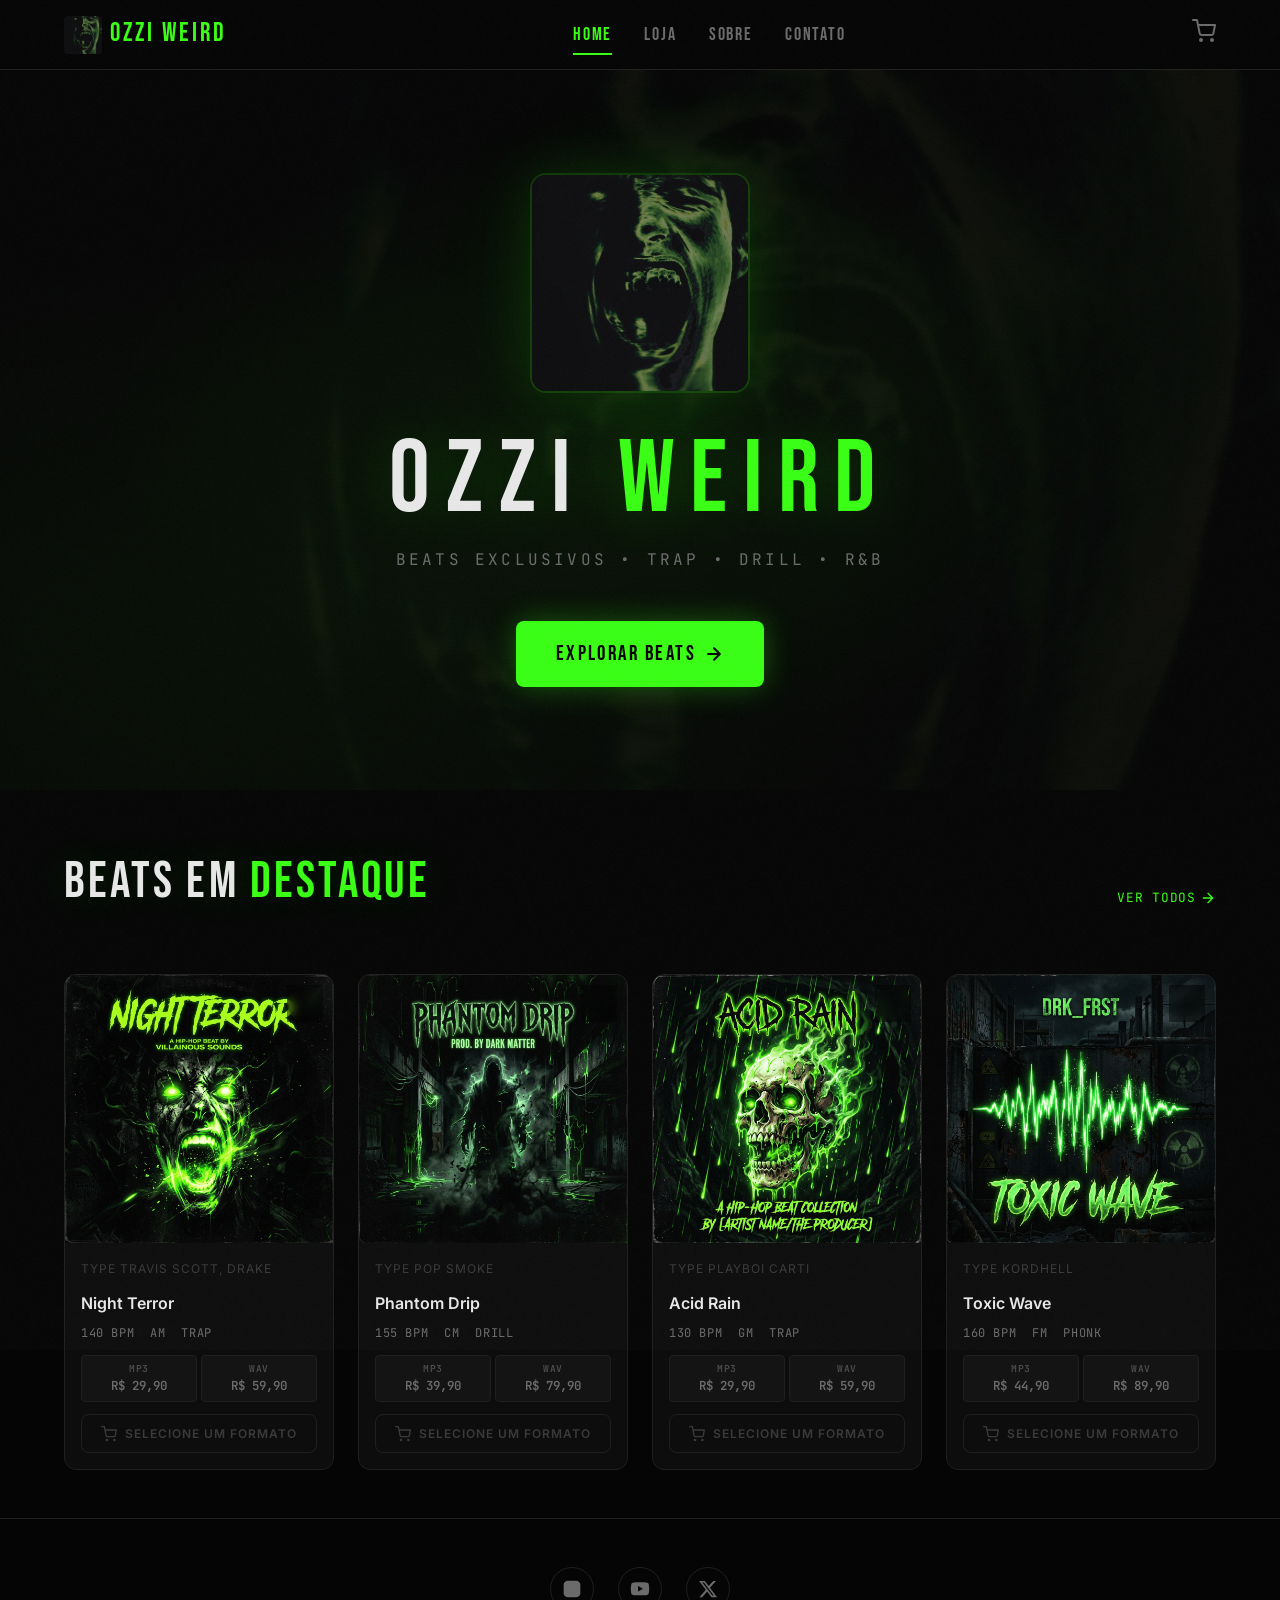
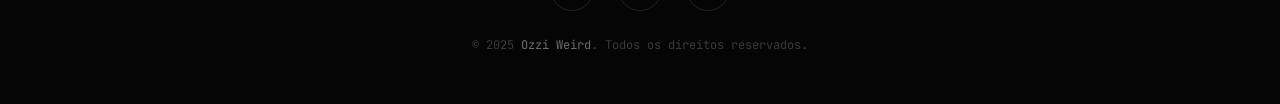
<file: index.html>
<!DOCTYPE html>
<html lang="pt-BR">
<head>
  <meta charset="UTF-8">
  <meta name="viewport" content="width=device-width, initial-scale=1.0">
  <meta name="description" content="Ozzi Weird — Beats exclusivos de Trap, Drill, Phonk e Dark Trap. Compre beats em MP3, WAV ou Projeto FL Studio.">
  <title>Ozzi Weird Beats — Home</title>

  <!-- Open Graph / Redes Sociais -->
  <meta property="og:title" content="Ozzi Weird Beats | Loja Oficial">
  <meta property="og:description" content="Produtor Musical focado em Trap, Drill e Dark Trap. Garanta seus beats com qualidade de estúdio e licenças instantâneas.">
  <meta property="og:image" content="https://seusite.com.br/assets/logo.png">
  <meta property="og:type" content="website">
  
  <meta name="twitter:card" content="summary_large_image">
  <meta name="twitter:title" content="Ozzi Weird Beats | Loja Oficial">
  <meta name="twitter:description" content="Produtor Musical focado em Trap, Drill e Dark Trap. Garanta seus beats com qualidade de estúdio e licenças instantâneas.">
  <meta name="twitter:image" content="https://seusite.com.br/assets/logo.png">

  <!-- Stylesheets -->
  <link rel="stylesheet" href="css/global.css">
  <link rel="stylesheet" href="css/components.css">
  <link rel="stylesheet" href="css/home.css">

  <!-- Favicon (placeholder) -->
  <link rel="icon" type="image/png" href="assets/logo.png">
</head>
<body>

  <!-- ========== HEADER ========== -->
  <header class="header" id="main-header">
    <div class="container header-inner">
      <a href="index.html" class="header-logo">
        <img src="assets/logo.png" alt="Ozzi Weird" class="header-logo-img">
        <span class="header-logo-text">Ozzi Weird</span>
      </a>
      <button class="menu-toggle" id="menu-toggle" aria-label="Menu"><svg viewBox="0 0 24 24" fill="none" stroke="currentColor" stroke-width="2"><path d="M4 6h16M4 12h16M4 18h16" stroke-linecap="round"/></svg></button>
      <nav class="header-nav">
        <a href="index.html" class="nav-link active">Home</a>
        <a href="loja.html" class="nav-link">Loja</a>
        <a href="sobre.html" class="nav-link">Sobre</a>
        <a href="contato.html" class="nav-link">Contato</a>
      </nav>
      <a href="carrinho.html" class="header-cart" id="cart-icon" aria-label="Carrinho">
        <svg viewBox="0 0 24 24">
          <circle cx="9" cy="21" r="1"/>
          <circle cx="20" cy="21" r="1"/>
          <path d="M1 1h4l2.68 13.39a2 2 0 002 1.61h9.72a2 2 0 002-1.61L23 6H6"
                stroke-linecap="round" stroke-linejoin="round"/>
        </svg>
        <span class="cart-badge" id="cart-badge">0</span>
      </a>
    </div>
  </header>

  <!-- ========== HERO ========== -->
  <section class="hero" id="hero">
    <!-- Background: logo grande com opacidade baixa -->
    <div class="hero-bg-image"></div>

    <div class="hero-content">
      <img src="assets/logo.png" alt="Ozzi Weird Logo" class="hero-logo">
      <h1 class="hero-title">Ozzi <span class="text-accent">Weird</span></h1>
      <p class="hero-subtitle">Beats exclusivos • Trap • Drill • R&B</p>
      <a href="loja.html" class="hero-cta">
        Explorar Beats
        <svg viewBox="0 0 24 24"><path d="M5 12h14M12 5l7 7-7 7" stroke="#000" stroke-width="2.5" fill="none" stroke-linecap="round" stroke-linejoin="round"/></svg>
      </a>
    </div>
  </section>

  <!-- ========== BEATS EM DESTAQUE ========== -->
  <section class="featured-section section" id="featured">
    <div class="container">
      <div class="featured-header">
        <h2 class="section-title">Beats em <span>Destaque</span></h2>
        <a href="loja.html" class="featured-link text-accent">
          Ver todos
          <svg viewBox="0 0 24 24"><path d="M5 12h14M12 5l7 7-7 7" stroke-linecap="round" stroke-linejoin="round"/></svg>
        </a>
      </div>
      <div class="beats-grid" id="featured-grid">
        <!-- Beats carregados via JS -->
      </div>
    </div>
  </section>

  <!-- ========== FOOTER ========== -->
  <footer class="footer" id="footer">
    <div class="container">
      <div class="footer-socials">
        <a href="#" class="footer-social-link" aria-label="Instagram" target="_blank" rel="noopener">
          <svg viewBox="0 0 24 24"><rect x="2" y="2" width="20" height="20" rx="5" ry="5"/><path d="M16 11.37A4 4 0 1112.63 8 4 4 0 0116 11.37z"/><line x1="17.5" y1="6.5" x2="17.51" y2="6.5"/></svg>
        </a>
        <a href="#" class="footer-social-link" aria-label="YouTube" target="_blank" rel="noopener">
          <svg viewBox="0 0 24 24"><path d="M22.54 6.42a2.78 2.78 0 00-1.94-2C18.88 4 12 4 12 4s-6.88 0-8.6.46a2.78 2.78 0 00-1.94 2A29 29 0 001 11.75a29 29 0 00.46 5.33A2.78 2.78 0 003.4 19.1c1.72.46 8.6.46 8.6.46s6.88 0 8.6-.46a2.78 2.78 0 001.94-2 29 29 0 00.46-5.25 29 29 0 00-.46-5.33z"/><polygon points="9.75,15.02 15.5,11.75 9.75,8.48" fill="#000"/></svg>
        </a>
        <a href="#" class="footer-social-link" aria-label="X / Twitter" target="_blank" rel="noopener">
          <svg viewBox="0 0 24 24"><path d="M18.244 2.25h3.308l-7.227 8.26 8.502 11.24H16.17l-5.214-6.817L4.99 21.75H1.68l7.73-8.835L1.254 2.25H8.08l4.713 6.231zm-1.161 17.52h1.833L7.084 4.126H5.117z"/></svg>
        </a>
      </div>
      <p class="footer-copy">
        &copy; 2025 <a href="index.html">Ozzi Weird</a>. Todos os direitos reservados.
      </p>
    </div>
  </footer>

  <!-- Scripts (ordem importa: api > cart > player > ui-helpers > page) -->
  <script src="js/api.js"></script>
  <script src="js/cart.js"></script>
  <script src="js/ui-helpers.js"></script>
  <script src="js/player.js"></script>
  <script src="js/home.js"></script>
</body>
</html>
</file>
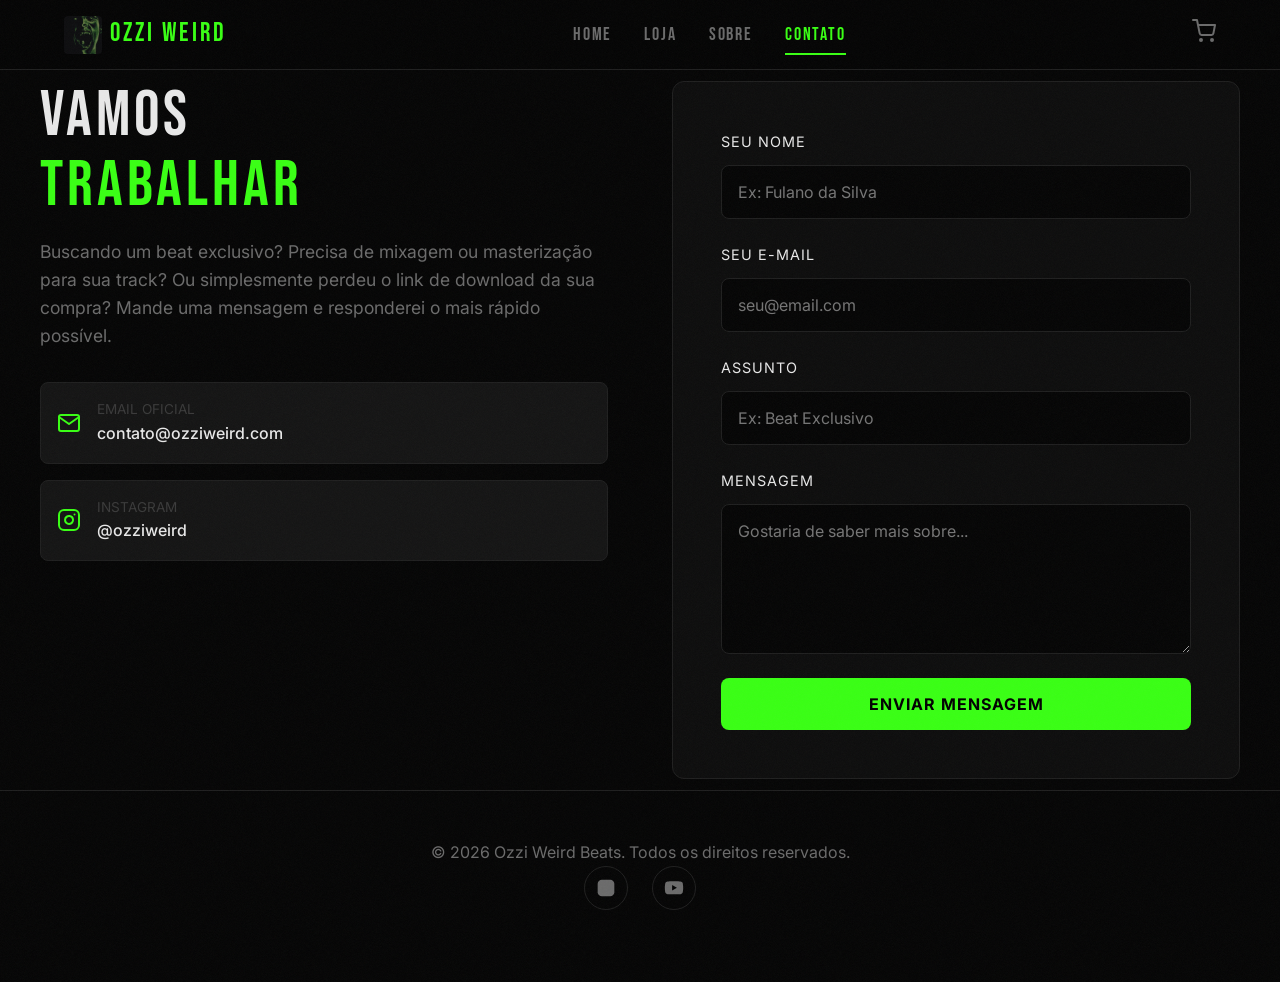
<file: contato.html>
<!DOCTYPE html>
<html lang="pt-BR">
<head>
  <meta charset="UTF-8">
  <meta name="viewport" content="width=device-width, initial-scale=1.0">
  <meta name="description" content="Entre em contato com Ozzi Weird para beats exclusivos, mixagem e masterização.">
  <title>Ozzi Weird — Contato</title>

  <!-- Stylesheets -->
  <link rel="stylesheet" href="css/global.css">
  <link rel="stylesheet" href="css/components.css">
  
  <style>
    .contact-section {
      padding: var(--space-4xl) 0;
      min-height: 80vh;
      display: flex;
      align-items: center;
    }
    .contact-grid {
      display: grid;
      grid-template-columns: 1fr 1fr;
      gap: var(--space-3xl);
      align-items: flex-start;
    }
    .contact-info h1 {
      font-size: clamp(2.5rem, 5vw, 4rem);
      margin-bottom: var(--space-md);
      color: var(--text-primary);
    }
    .contact-info p {
      color: var(--text-secondary);
      font-size: 1.1rem;
      line-height: 1.6;
      margin-bottom: var(--space-xl);
    }
    .contact-method {
      display: flex;
      align-items: center;
      gap: var(--space-md);
      margin-bottom: var(--space-md);
      padding: var(--space-md);
      background: var(--bg-tertiary);
      border-radius: var(--radius-md);
      border: 1px solid var(--border-color);
    }
    .contact-method svg {
      width: 24px;
      height: 24px;
      stroke: var(--accent);
      fill: none;
      stroke-width: 2;
      stroke-linecap: round;
      stroke-linejoin: round;
    }
    .contact-form {
      background: var(--bg-secondary);
      padding: var(--space-2xl);
      border-radius: var(--radius-lg);
      border: 1px solid var(--border-color);
    }
    .form-group {
      margin-bottom: var(--space-lg);
    }
    .form-group label {
      display: block;
      margin-bottom: 0.5rem;
      color: var(--text-primary);
      font-size: 0.9rem;
      text-transform: uppercase;
      letter-spacing: 1px;
    }
    .form-group input,
    .form-group textarea {
      width: 100%;
      background: var(--bg-primary);
      border: 1px solid var(--border-color);
      color: var(--text-primary);
      padding: 1rem;
      border-radius: var(--radius-md);
      font-family: inherit;
      font-size: 1rem;
      transition: border-color var(--transition-base);
    }
    .form-group input:focus,
    .form-group textarea:focus {
      outline: none;
      border-color: var(--accent);
    }
    .form-group textarea {
      resize: vertical;
      min-height: 150px;
    }
    .btn-submit {
      width: 100%;
      background: var(--accent);
      color: #000;
      border: none;
      padding: 1rem;
      font-size: 1rem;
      font-weight: 700;
      text-transform: uppercase;
      letter-spacing: 1px;
      border-radius: var(--radius-md);
      cursor: pointer;
      transition: background var(--transition-base), transform var(--transition-base);
    }
    .btn-submit:hover {
      background: var(--accent-hover);
      transform: translateY(-2px);
    }

    @media (max-width: 768px) {
      .contact-grid {
        grid-template-columns: 1fr;
      }
      .contact-form {
        padding: var(--space-xl);
      }
    }
  </style>

  <link rel="icon" type="image/png" href="assets/logo.png">
</head>
<body>

  <!-- ========== HEADER ========== -->
  <header class="header" id="main-header">
    <div class="container header-inner">
      <a href="index.html" class="header-logo">
        <img src="assets/logo.png" alt="Ozzi Weird" class="header-logo-img">
        <span class="header-logo-text">Ozzi Weird</span>
      </a>
      <button class="menu-toggle" id="menu-toggle" aria-label="Menu"><svg viewBox="0 0 24 24" fill="none" stroke="currentColor" stroke-width="2"><path d="M4 6h16M4 12h16M4 18h16" stroke-linecap="round"/></svg></button>
      <nav class="header-nav">
        <a href="index.html" class="nav-link">Home</a>
        <a href="loja.html" class="nav-link">Loja</a>
        <a href="sobre.html" class="nav-link">Sobre</a>
        <a href="contato.html" class="nav-link active">Contato</a>
      </nav>
      <a href="carrinho.html" class="header-cart" id="cart-icon" aria-label="Carrinho">
        <svg viewBox="0 0 24 24">
          <circle cx="9" cy="21" r="1"/>
          <circle cx="20" cy="21" r="1"/>
          <path d="M1 1h4l2.68 13.39a2 2 0 002 1.61h9.72a2 2 0 002-1.61L23 6H6"
                stroke-linecap="round" stroke-linejoin="round"/>
        </svg>
        <span class="cart-badge" id="cart-badge">0</span>
      </a>
    </div>
  </header>

  <!-- ========== CONTATO ========== -->
  <main>
    <section class="contact-section container">
      <div class="contact-grid">
        <div class="contact-info">
          <h1>Vamos <br><span style="color: var(--accent);">Trabalhar</span></h1>
          <p>
            Buscando um beat exclusivo? Precisa de mixagem ou masterização para sua track? 
            Ou simplesmente perdeu o link de download da sua compra? Mande uma mensagem e responderei o mais rápido possível.
          </p>

          <div class="contact-method">
            <svg viewBox="0 0 24 24"><path d="M4 4h16c1.1 0 2 .9 2 2v12c0 1.1-.9 2-2 2H4c-1.1 0-2-.9-2-2V6c0-1.1.9-2 2-2z"></path><polyline points="22,6 12,13 2,6"></polyline></svg>
            <div>
              <div style="font-size: 0.85rem; color: var(--text-muted); text-transform: uppercase;">Email Oficial</div>
              <div style="color: var(--text-primary); font-weight: 500;">contato@ozziweird.com</div>
            </div>
          </div>

          <div class="contact-method">
            <svg viewBox="0 0 24 24"><rect x="2" y="2" width="20" height="20" rx="5" ry="5"></rect><path d="M16 11.37A4 4 0 1 1 12.63 8 4 4 0 0 1 16 11.37z"></path><line x1="17.5" y1="6.5" x2="17.51" y2="6.5"></line></svg>
            <div>
              <div style="font-size: 0.85rem; color: var(--text-muted); text-transform: uppercase;">Instagram</div>
              <div style="color: var(--text-primary); font-weight: 500;">@ozziweird</div>
            </div>
          </div>
        </div>

        <!-- Formulário integrado ao backend próprio -->
        <div class="contact-form">
          <form id="contactForm">
            <div class="form-group">
              <label for="name">Seu Nome</label>
              <input type="text" id="name" name="name" required placeholder="Ex: Fulano da Silva">
            </div>
            
            <div class="form-group">
              <label for="email">Seu E-mail</label>
              <input type="email" id="email" name="email" required placeholder="seu@email.com">
            </div>

            <div class="form-group">
              <label for="subject">Assunto</label>
              <input type="text" id="subject" name="subject" required placeholder="Ex: Beat Exclusivo">
            </div>

            <div class="form-group">
              <label for="message">Mensagem</label>
              <textarea id="message" name="message" required placeholder="Gostaria de saber mais sobre..."></textarea>
            </div>

            <button type="submit" class="btn-submit" id="btn-submit">Enviar Mensagem</button>
          </form>
        </div>
      </div>
    </section>
  </main>

  <!-- ========== FOOTER ========== -->
  <footer class="footer">
    <div class="container footer-inner">
      <p>&copy; 2026 Ozzi Weird Beats. Todos os direitos reservados.</p>
      <div class="footer-socials">
        <a href="#" class="footer-social-link" aria-label="Instagram">
          <svg viewBox="0 0 24 24"><rect x="2" y="2" width="20" height="20" rx="5" ry="5"/><path d="M16 11.37A4 4 0 1112.63 8 4 4 0 0116 11.37z"/><line x1="17.5" y1="6.5" x2="17.51" y2="6.5"/></svg>
        </a>
        <a href="#" class="footer-social-link" aria-label="YouTube">
          <svg viewBox="0 0 24 24"><path d="M22.54 6.42a2.78 2.78 0 00-1.94-2C18.88 4 12 4 12 4s-6.88 0-8.6.46a2.78 2.78 0 00-1.94 2A29 29 0 001 11.75a29 29 0 00.46 5.33A2.78 2.78 0 003.4 19.1c1.72.46 8.6.46 8.6.46s6.88 0 8.6-.46a2.78 2.78 0 001.94-2 29 29 0 00.46-5.25 29 29 0 00-.46-5.33z"/><polygon points="9.75,15.02 15.5,11.75 9.75,8.48" fill="#000"/></svg>
        </a>
      </div>
    </div>
  </footer>

  <!-- Scripts -->
  <script src="js/api.js"></script>
  <script src="js/cart.js"></script>
  <script>
    document.getElementById('contactForm').addEventListener('submit', async (e) => {
      e.preventDefault();
      
      const btn = document.getElementById('btn-submit');
      const originalText = btn.textContent;
      btn.textContent = 'Enviando...';
      btn.disabled = true;

      const payload = {
        action: 'contato',
        name: document.getElementById('name').value,
        email: document.getElementById('email').value,
        subject: document.getElementById('subject').value,
        message: document.getElementById('message').value
      };

      try {
        const response = await fetch(API_URL, {
          method: 'POST',
          body: JSON.stringify(payload)
        });
        const result = await response.json();
        
        if (result.status === 'ok') {
          btn.textContent = 'Enviado com Sucesso!';
          btn.style.background = '#00ff41'; // Verde sucesso
          document.getElementById('contactForm').reset();
          
          setTimeout(() => {
            btn.textContent = originalText;
            btn.style.background = '';
            btn.disabled = false;
          }, 3000);
        } else {
          throw new Error('Falha no envio');
        }
      } catch (err) {
        console.error(err);
        btn.textContent = 'Erro! Tente Novamente.';
        btn.style.background = '#ff3333';
        
        setTimeout(() => {
          btn.textContent = originalText;
          btn.style.background = '';
          btn.disabled = false;
        }, 3000);
      }
    });
  </script>
</body>
</html>
</file>
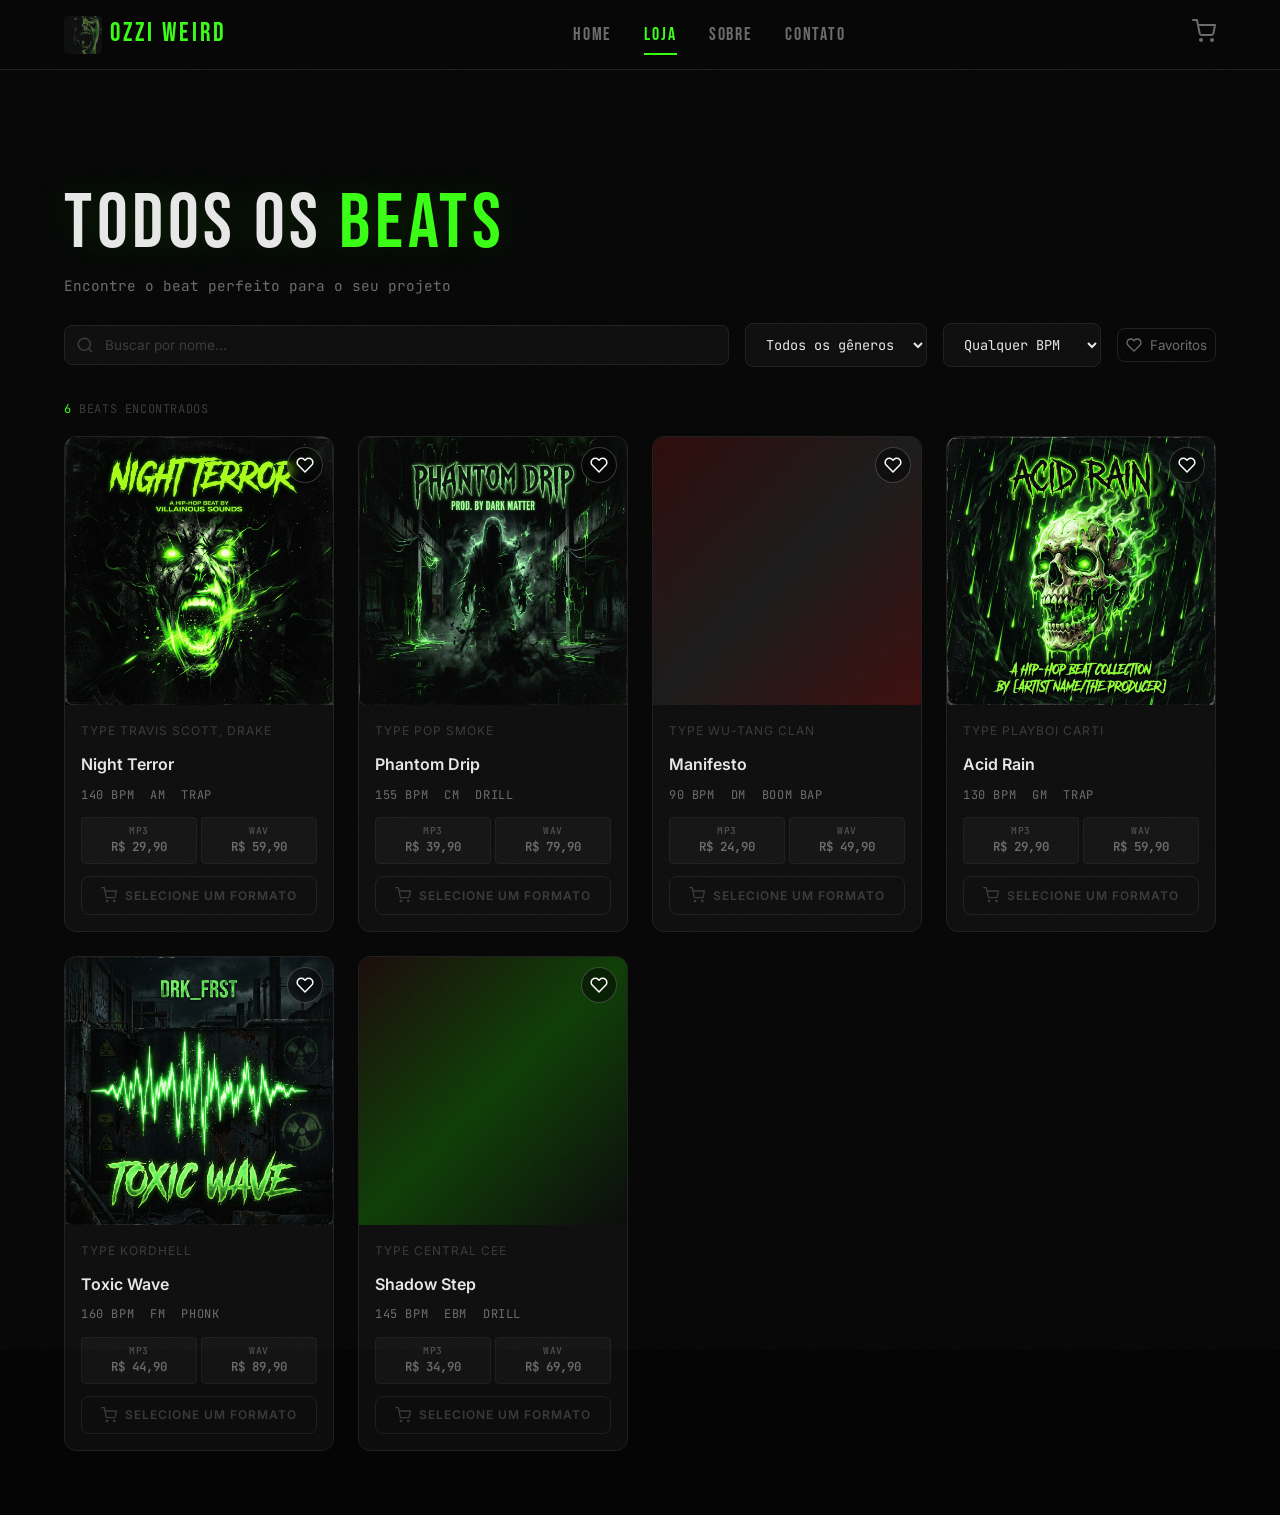
<file: loja.html>
<!DOCTYPE html>
<html lang="pt-BR">
<head>
  <meta charset="UTF-8">
  <meta name="viewport" content="width=device-width, initial-scale=1.0">
  <meta name="description" content="Loja de Beats Ozzi Weird — Catálogo completo de beats exclusivos. Trap, Drill, Phonk e Dark Trap.">
  <title>Loja — Ozzi Weird Beats</title>

  <!-- Stylesheets -->
  <link rel="stylesheet" href="css/global.css">
  <link rel="stylesheet" href="css/components.css">
  <link rel="stylesheet" href="css/loja.css">

  <!-- Favicon -->
  <link rel="icon" type="image/png" href="assets/logo.png">
</head>
<body>

  <!-- ========== HEADER ========== -->
  <header class="header" id="main-header">
    <div class="container header-inner">
      <a href="index.html" class="header-logo">
        <img src="assets/logo.png" alt="Ozzi Weird" class="header-logo-img">
        <span class="header-logo-text">Ozzi Weird</span>
      </a>
      <button class="menu-toggle" id="menu-toggle" aria-label="Menu"><svg viewBox="0 0 24 24" fill="none" stroke="currentColor" stroke-width="2"><path d="M4 6h16M4 12h16M4 18h16" stroke-linecap="round"/></svg></button>
      <nav class="header-nav">
        <a href="index.html" class="nav-link">Home</a>
        <a href="loja.html" class="nav-link active">Loja</a>
        <a href="sobre.html" class="nav-link">Sobre</a>
        <a href="contato.html" class="nav-link">Contato</a>
      </nav>
      <a href="carrinho.html" class="header-cart" id="cart-icon" aria-label="Carrinho">
        <svg viewBox="0 0 24 24">
          <circle cx="9" cy="21" r="1"/>
          <circle cx="20" cy="21" r="1"/>
          <path d="M1 1h4l2.68 13.39a2 2 0 002 1.61h9.72a2 2 0 002-1.61L23 6H6"
                stroke-linecap="round" stroke-linejoin="round"/>
        </svg>
        <span class="cart-badge" id="cart-badge">0</span>
      </a>
    </div>
  </header>

  <!-- ========== LOJA ========== -->
  <main class="section">
    <div class="container">
      <!-- Header da loja -->
      <div class="loja-header">
        <h1 class="loja-title section-title">Todos os <span>Beats</span></h1>
        <p class="loja-subtitle">Encontre o beat perfeito para o seu projeto</p>
      </div>

      <!-- Filtros -->
      <div class="loja-filters">
        <div class="search-input-container">
          <svg viewBox="0 0 24 24">
            <circle cx="11" cy="11" r="8"/>
            <path d="M21 21l-4.35-4.35" stroke-linecap="round"/>
          </svg>
          <input type="text" id="search-input" class="search-input"
                 placeholder="Buscar por nome..." autocomplete="off">
        </div>
        <select id="genre-filter" class="filter-select">
          <option value="">Todos os gêneros</option>
          <!-- Populado via JS -->
        </select>
        <select id="bpm-filter" class="filter-select">
          <option value="">Qualquer BPM</option>
          <option value="80-120">80 – 120 BPM</option>
          <option value="120-140">120 – 140 BPM</option>
          <option value="140-160">140 – 160 BPM</option>
          <option value="160-200">160 – 200 BPM</option>
        </select>
        <button id="btn-toggle-favorites" class="btn-ghost" style="border: 1px solid var(--border-color); border-radius: var(--radius-md); display: flex; align-items: center; gap: 8px;">
          <svg viewBox="0 0 24 24" fill="none" stroke="currentColor" stroke-width="2" stroke-linecap="round" stroke-linejoin="round" style="width:16px;height:16px;"><path d="M20.84 4.61a5.5 5.5 0 0 0-7.78 0L12 5.67l-1.06-1.06a5.5 5.5 0 0 0-7.78 7.78l1.06 1.06L12 21.23l7.78-7.78 1.06-1.06a5.5 5.5 0 0 0 0-7.78z"></path></svg>
          Favoritos
        </button>
      </div>

      <!-- Contagem -->
      <p class="beats-count" id="beats-count"></p>

      <!-- Grid de Beats -->
      <div class="beats-grid" id="beats-grid">
        <!-- Carregado via JS -->
      </div>
    </div>
  </main>

  <!-- Scripts -->
  <script src="js/api.js"></script>
  <script src="js/cart.js"></script>
  <script src="js/ui-helpers.js"></script>
  <script src="js/player.js"></script>
  <script src="js/loja.js"></script>
</body>
</html>
</file>
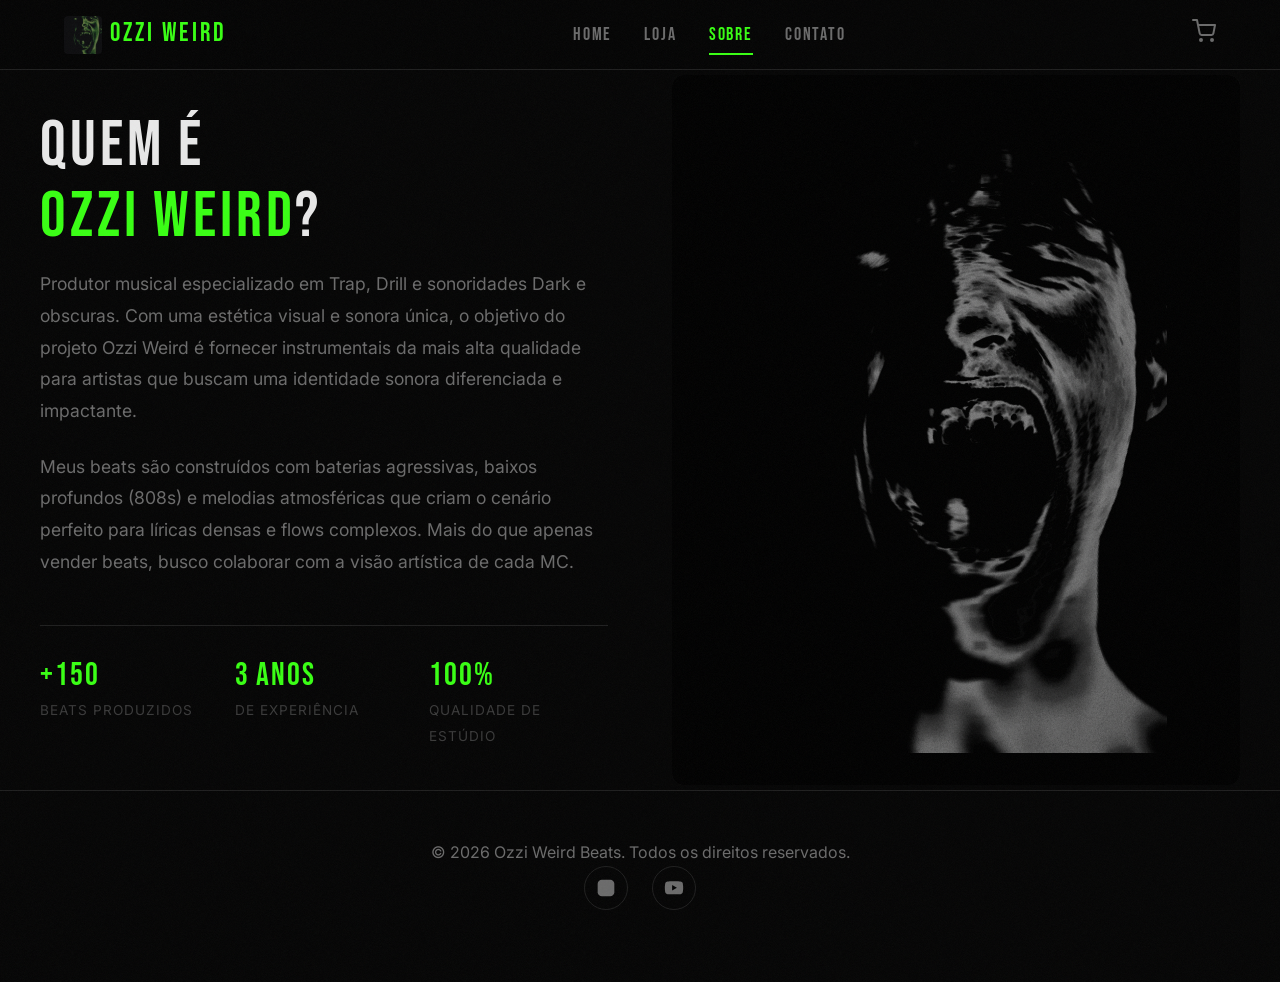
<file: sobre.html>
<!DOCTYPE html>
<html lang="pt-BR">
<head>
  <meta charset="UTF-8">
  <meta name="viewport" content="width=device-width, initial-scale=1.0">
  <meta name="description" content="Sobre Ozzi Weird — Produtor Musical focado em Trap, Drill e Dark Trap.">
  <title>Ozzi Weird — Sobre</title>

  <!-- Stylesheets -->
  <link rel="stylesheet" href="css/global.css">
  <link rel="stylesheet" href="css/components.css">
  
  <style>
    /* Estilos específicos para a página Sobre */
    .about-section {
      padding: var(--space-4xl) 0;
      min-height: 80vh;
      display: flex;
      align-items: center;
    }
    .about-grid {
      display: grid;
      grid-template-columns: 1fr 1fr;
      gap: var(--space-3xl);
      align-items: center;
    }
    .about-image {
      position: relative;
      border-radius: var(--radius-lg);
      overflow: hidden;
      aspect-ratio: 4/5;
      background: var(--bg-tertiary);
    }
    .about-image img {
      width: 100%;
      height: 100%;
      object-fit: cover;
      filter: grayscale(100%) contrast(1.2);
      transition: filter var(--transition-base);
    }
    .about-image:hover img {
      filter: grayscale(0%) contrast(1.1);
    }
    .about-content h1 {
      font-size: clamp(2.5rem, 5vw, 4rem);
      margin-bottom: var(--space-md);
      color: var(--text-primary);
    }
    .about-content p {
      color: var(--text-secondary);
      font-size: 1.1rem;
      line-height: 1.8;
      margin-bottom: var(--space-lg);
    }
    .stats-grid {
      display: grid;
      grid-template-columns: repeat(3, 1fr);
      gap: var(--space-md);
      margin-top: var(--space-2xl);
      padding-top: var(--space-xl);
      border-top: 1px solid var(--border-color);
    }
    .stat-item h3 {
      font-size: 2rem;
      color: var(--accent);
      margin-bottom: 0.25rem;
    }
    .stat-item span {
      font-size: 0.85rem;
      color: var(--text-muted);
      text-transform: uppercase;
      letter-spacing: 1px;
    }

    @media (max-width: 768px) {
      .about-grid {
        grid-template-columns: 1fr;
        gap: var(--space-xl);
      }
      .about-image {
        aspect-ratio: 16/9;
        order: -1;
      }
      .stats-grid {
        grid-template-columns: 1fr;
        gap: var(--space-lg);
      }
    }
  </style>

  <link rel="icon" type="image/png" href="assets/logo.png">
</head>
<body>

  <!-- ========== HEADER ========== -->
  <header class="header" id="main-header">
    <div class="container header-inner">
      <a href="index.html" class="header-logo">
        <img src="assets/logo.png" alt="Ozzi Weird" class="header-logo-img">
        <span class="header-logo-text">Ozzi Weird</span>
      </a>
      <button class="menu-toggle" id="menu-toggle" aria-label="Menu"><svg viewBox="0 0 24 24" fill="none" stroke="currentColor" stroke-width="2"><path d="M4 6h16M4 12h16M4 18h16" stroke-linecap="round"/></svg></button>
      <nav class="header-nav">
        <a href="index.html" class="nav-link">Home</a>
        <a href="loja.html" class="nav-link">Loja</a>
        <a href="sobre.html" class="nav-link active">Sobre</a>
        <a href="contato.html" class="nav-link">Contato</a>
      </nav>
      <a href="carrinho.html" class="header-cart" id="cart-icon" aria-label="Carrinho">
        <svg viewBox="0 0 24 24">
          <circle cx="9" cy="21" r="1"/>
          <circle cx="20" cy="21" r="1"/>
          <path d="M1 1h4l2.68 13.39a2 2 0 002 1.61h9.72a2 2 0 002-1.61L23 6H6"
                stroke-linecap="round" stroke-linejoin="round"/>
        </svg>
        <span class="cart-badge" id="cart-badge">0</span>
      </a>
    </div>
  </header>

  <!-- ========== SOBRE ========== -->
  <main>
    <section class="about-section container">
      <div class="about-grid">
        <div class="about-content">
          <h1>Quem é <br><span style="color: var(--accent);">Ozzi Weird</span>?</h1>
          <p>
            Produtor musical especializado em Trap, Drill e sonoridades Dark e obscuras. 
            Com uma estética visual e sonora única, o objetivo do projeto Ozzi Weird é fornecer instrumentais
            da mais alta qualidade para artistas que buscam uma identidade sonora diferenciada e impactante.
          </p>
          <p>
            Meus beats são construídos com baterias agressivas, baixos profundos (808s) e melodias atmosféricas que criam o cenário perfeito para líricas densas e flows complexos. Mais do que apenas vender beats, busco colaborar com a visão artística de cada MC.
          </p>
          
          <div class="stats-grid">
            <div class="stat-item">
              <h3>+150</h3>
              <span>Beats Produzidos</span>
            </div>
            <div class="stat-item">
              <h3>3 Anos</h3>
              <span>De Experiência</span>
            </div>
            <div class="stat-item">
              <h3>100%</h3>
              <span>Qualidade de Estúdio</span>
            </div>
          </div>
        </div>
        
        <div class="about-image">
          <!-- Você pode substituir por uma foto sua no estúdio -->
          <img src="assets/logo.png" alt="Ozzi Weird no Estúdio" style="padding: 2rem; background: var(--bg-tertiary); object-fit: contain;">
        </div>
      </div>
    </section>
  </main>

  <!-- ========== FOOTER ========== -->
  <footer class="footer">
    <div class="container footer-inner">
      <p>&copy; 2026 Ozzi Weird Beats. Todos os direitos reservados.</p>
      <div class="footer-socials">
        <a href="#" class="footer-social-link" aria-label="Instagram">
          <svg viewBox="0 0 24 24"><rect x="2" y="2" width="20" height="20" rx="5" ry="5"/><path d="M16 11.37A4 4 0 1112.63 8 4 4 0 0116 11.37z"/><line x1="17.5" y1="6.5" x2="17.51" y2="6.5"/></svg>
        </a>
        <a href="#" class="footer-social-link" aria-label="YouTube">
          <svg viewBox="0 0 24 24"><path d="M22.54 6.42a2.78 2.78 0 00-1.94-2C18.88 4 12 4 12 4s-6.88 0-8.6.46a2.78 2.78 0 00-1.94 2A29 29 0 001 11.75a29 29 0 00.46 5.33A2.78 2.78 0 003.4 19.1c1.72.46 8.6.46 8.6.46s6.88 0 8.6-.46a2.78 2.78 0 001.94-2 29 29 0 00.46-5.25 29 29 0 00-.46-5.33z"/><polygon points="9.75,15.02 15.5,11.75 9.75,8.48" fill="#000"/></svg>
        </a>
      </div>
    </div>
  </footer>

  <!-- Scripts -->
  <script src="js/api.js"></script>
  <script src="js/cart.js"></script>
</body>
</html>
</file>
<file: css/global.css>
/* ===================================
   OZZI WEIRD BEATS — Design System
   =================================== */

/* Google Fonts */
@import url('https://fonts.googleapis.com/css2?family=Bebas+Neue&family=Inter:wght@300;400;500;600;700&family=JetBrains+Mono:wght@400;500;600&display=swap');

/* ---- CSS Custom Properties ---- */
:root {
  /* Colors */
  --bg-primary: #050505;
  --bg-secondary: #0d0d0d;
  --bg-tertiary: #141414;
  --bg-elevated: #1a1a1a;

  --accent: #39ff14;
  --accent-dim: #1a7a0a;
  --accent-dark: #0d3d05;
  --accent-glow: rgba(57, 255, 20, 0.15);
  --accent-glow-strong: rgba(57, 255, 20, 0.3);

  --text-primary: #e8e8e8;
  --text-secondary: #6b6b6b;
  --text-muted: #3a3a3a;

  --danger: #ff2d2d;
  --success: #39ff14;

  --border-color: #1f1f1f;
  --border-accent: rgba(57, 255, 20, 0.2);

  /* Typography */
  --font-display: 'Bebas Neue', sans-serif;
  --font-body: 'Inter', sans-serif;
  --font-mono: 'JetBrains Mono', monospace;

  /* Spacing */
  --space-xs: 0.25rem;
  --space-sm: 0.5rem;
  --space-md: 1rem;
  --space-lg: 1.5rem;
  --space-xl: 2rem;
  --space-2xl: 3rem;
  --space-3xl: 4rem;

  /* Border Radius */
  --radius-sm: 4px;
  --radius-md: 8px;
  --radius-lg: 12px;
  --radius-xl: 16px;
  --radius-full: 9999px;

  /* Transitions */
  --transition-fast: 150ms ease;
  --transition-base: 250ms ease;
  --transition-slow: 400ms ease;

  /* Shadows */
  --shadow-glow: 0 0 20px var(--accent-glow);
  --shadow-glow-strong: 0 0 40px var(--accent-glow-strong);
  --shadow-card: 0 4px 24px rgba(0, 0, 0, 0.6);

  /* Layout */
  --header-height: 70px;
  --player-height: 80px;
  --container-max: 1200px;
  --container-padding: 1.5rem;
}

/* ---- Reset ---- */
*, *::before, *::after {
  margin: 0;
  padding: 0;
  box-sizing: border-box;
}

html {
  font-size: 16px;
  scroll-behavior: smooth;
  -webkit-font-smoothing: antialiased;
  -moz-osx-font-smoothing: grayscale;
}

body {
  font-family: var(--font-body);
  font-weight: 400;
  color: var(--text-primary);
  background-color: var(--bg-primary);
  line-height: 1.6;
  min-height: 100vh;
  overflow-x: hidden;
  padding-top: var(--header-height);
}

/* Extra bottom padding when the player bar is visible */
body.player-active {
  padding-bottom: calc(var(--player-height) + 10px);
}

/* ---- Noise / Grain Overlay ---- */
body::after {
  content: '';
  position: fixed;
  top: -50%;
  left: -50%;
  width: 200%;
  height: 200%;
  pointer-events: none;
  z-index: 10000;
  opacity: 0.04;
  background-image: url("data:image/svg+xml,%3Csvg viewBox='0 0 512 512' xmlns='http://www.w3.org/2000/svg'%3E%3Cfilter id='n'%3E%3CfeTurbulence type='fractalNoise' baseFrequency='0.75' numOctaves='4' stitchTiles='stitch'/%3E%3C/filter%3E%3Crect width='100%25' height='100%25' filter='url(%23n)' opacity='1'/%3E%3C/svg%3E");
  background-repeat: repeat;
  background-size: 256px 256px;
}

/* ---- Scrollbar ---- */
::-webkit-scrollbar {
  width: 6px;
}
::-webkit-scrollbar-track {
  background: var(--bg-primary);
}
::-webkit-scrollbar-thumb {
  background: var(--bg-tertiary);
  border-radius: var(--radius-full);
}
::-webkit-scrollbar-thumb:hover {
  background: var(--accent-dim);
}

/* ---- Selection ---- */
::selection {
  background: var(--accent-dim);
  color: var(--text-primary);
}

/* ---- Typography ---- */
h1, h2, h3, h4, h5, h6 {
  font-family: var(--font-display);
  font-weight: 400;
  line-height: 1.1;
  letter-spacing: 0.06em;
  text-transform: uppercase;
}

h1 { font-size: clamp(2.5rem, 6vw, 5rem); }
h2 { font-size: clamp(2rem, 4vw, 3.5rem); }
h3 { font-size: clamp(1.5rem, 3vw, 2rem); }

p {
  color: var(--text-secondary);
  line-height: 1.7;
}

a {
  color: var(--accent);
  text-decoration: none;
  transition: color var(--transition-fast);
}
a:hover {
  color: var(--text-primary);
}

img {
  max-width: 100%;
  display: block;
}

ul { list-style: none; }

button {
  font-family: var(--font-body);
  cursor: pointer;
  border: none;
  outline: none;
  background: none;
  color: inherit;
}

input {
  font-family: var(--font-body);
  outline: none;
}

/* ---- Container ---- */
.container {
  max-width: var(--container-max);
  margin: 0 auto;
  padding: 0 var(--container-padding);
}

/* ---- Sections ---- */
.section {
  padding: var(--space-3xl) 0;
}

.section-title {
  margin-bottom: var(--space-xl);
  text-shadow: 0 0 40px var(--accent-glow);
  color: var(--text-primary);
}
.section-title span {
  color: var(--accent);
}

/* ---- Keyframe Animations ---- */
@keyframes fadeIn {
  from { opacity: 0; transform: translateY(20px); }
  to   { opacity: 1; transform: translateY(0); }
}

@keyframes fadeInUp {
  from { opacity: 0; transform: translateY(40px); }
  to   { opacity: 1; transform: translateY(0); }
}

@keyframes pulseGlow {
  0%, 100% { box-shadow: 0 0 15px var(--accent-glow); }
  50%      { box-shadow: 0 0 35px var(--accent-glow-strong); }
}

@keyframes slideUp {
  from { transform: translateY(100%); opacity: 0; }
  to   { transform: translateY(0);    opacity: 1; }
}

@keyframes scaleIn {
  from { transform: scale(0.92); opacity: 0; }
  to   { transform: scale(1);    opacity: 1; }
}

@keyframes shimmer {
  0%   { background-position: -200% 0; }
  100% { background-position: 200% 0; }
}

/* ---- Utilities ---- */
.text-accent    { color: var(--accent); }
.text-secondary { color: var(--text-secondary); }
.text-center    { text-align: center; }
.font-mono      { font-family: var(--font-mono); }

.sr-only {
  position: absolute;
  width: 1px; height: 1px;
  padding: 0; margin: -1px;
  overflow: hidden;
  clip: rect(0,0,0,0);
  white-space: nowrap;
  border-width: 0;
}

/* ---- Responsive ---- */
@media (max-width: 768px) {
  :root {
    --header-height: 60px;
    --player-height: 70px;
    --container-padding: 1rem;
  }
}
</file>
<file: css/components.css>
/* ===================================
   OZZI WEIRD BEATS — Components
   =================================== */

/* ===================
   1. HEADER / NAV
   =================== */
.header {
  position: fixed;
  top: 0; left: 0;
  width: 100%;
  height: var(--header-height);
  background: rgba(5, 5, 5, 0.88);
  backdrop-filter: blur(20px);
  -webkit-backdrop-filter: blur(20px);
  border-bottom: 1px solid var(--border-color);
  z-index: 1000;
  display: flex;
  align-items: center;
}

.header-inner {
  display: flex;
  align-items: center;
  justify-content: space-between;
  width: 100%;
}

.header-logo {
  display: flex;
  align-items: center;
  gap: var(--space-sm);
  color: var(--text-primary);
  transition: opacity var(--transition-fast);
}
.header-logo:hover { opacity: 0.8; color: var(--text-primary); }

.header-logo-img {
  width: 38px;
  height: 38px;
  border-radius: var(--radius-sm);
  object-fit: cover;
}

.header-logo-text {
  font-family: var(--font-display);
  font-size: 1.6rem;
  letter-spacing: 0.12em;
  text-transform: uppercase;
  color: var(--accent);
}

.menu-toggle {
  display: none;
  background: none;
  border: none;
  color: var(--text-primary);
  cursor: pointer;
  padding: 5px;
}
.menu-toggle svg {
  width: 28px;
  height: 28px;
}

.header-nav {
  display: flex;
  gap: var(--space-xl);
}

.nav-link {
  font-family: var(--font-display);
  font-size: 1.15rem;
  letter-spacing: 0.1em;
  text-transform: uppercase;
  color: var(--text-secondary);
  position: relative;
  padding: var(--space-xs) 0;
  transition: color var(--transition-fast);
}
.nav-link::after {
  content: '';
  position: absolute;
  bottom: -2px; left: 0;
  width: 0; height: 2px;
  background: var(--accent);
  transition: width var(--transition-base);
}
.nav-link:hover,
.nav-link.active {
  color: var(--accent);
}
.nav-link:hover::after,
.nav-link.active::after {
  width: 100%;
}

.header-cart {
  position: relative;
  color: var(--text-secondary);
  transition: color var(--transition-fast);
}
.header-cart:hover { color: var(--accent); }

.header-cart svg {
  width: 24px; height: 24px;
  stroke: currentColor;
  fill: none;
  stroke-width: 2;
}

.cart-badge {
  position: absolute;
  top: -6px; right: -8px;
  min-width: 18px; height: 18px;
  background: var(--accent);
  color: #000;
  font-size: 0.65rem;
  font-weight: 700;
  font-family: var(--font-mono);
  border-radius: var(--radius-full);
  display: flex;
  align-items: center;
  justify-content: center;
  padding: 0 4px;
  opacity: 0;
  transform: scale(0);
  transition: all var(--transition-fast);
}
.cart-badge.visible {
  opacity: 1;
  transform: scale(1);
  animation: pulseBadge 2s infinite;
}

@keyframes pulseBadge {
  0% { box-shadow: 0 0 0 0 rgba(57, 255, 20, 0.7); }
  70% { box-shadow: 0 0 0 6px rgba(57, 255, 20, 0); }
  100% { box-shadow: 0 0 0 0 rgba(57, 255, 20, 0); }
}

/* ===================
   2. BUTTONS
   =================== */
.btn {
  display: inline-flex;
  align-items: center;
  justify-content: center;
  gap: var(--space-sm);
  padding: 0.75rem 1.5rem;
  border-radius: var(--radius-md);
  font-weight: 600;
  font-size: 0.875rem;
  letter-spacing: 0.04em;
  text-transform: uppercase;
  transition: all var(--transition-base);
  cursor: pointer;
  border: none;
}

.btn-primary {
  background: var(--accent);
  color: #000;
  box-shadow: 0 0 20px var(--accent-glow);
}
.btn-primary:hover {
  background: #4dff30;
  box-shadow: 0 0 35px var(--accent-glow-strong);
  transform: translateY(-2px);
}
.btn-primary:active {
  transform: translateY(0);
}

.btn-secondary {
  background: transparent;
  color: var(--accent);
  border: 1px solid var(--accent-dim);
}
.btn-secondary:hover {
  background: var(--accent-dark);
  border-color: var(--accent);
}

.btn-ghost {
  background: transparent;
  color: var(--text-secondary);
  padding: 0.5rem;
}
.btn-ghost:hover {
  color: var(--accent);
}

.btn-danger {
  background: transparent;
  color: var(--danger);
  border: 1px solid rgba(255, 45, 45, 0.3);
}
.btn-danger:hover {
  background: rgba(255, 45, 45, 0.1);
  border-color: var(--danger);
}

.btn-full { width: 100%; }

.btn svg {
  width: 18px; height: 18px;
  stroke: currentColor;
  fill: none;
  stroke-width: 2;
}

/* ===================
   3. BEAT CARDS
   =================== */
.beats-grid {
  display: grid;
  grid-template-columns: repeat(auto-fill, minmax(250px, 1fr));
  gap: var(--space-lg);
}

.beat-card {
  background: var(--bg-secondary);
  border: 1px solid var(--border-color);
  border-radius: var(--radius-lg);
  overflow: hidden;
  transition: all var(--transition-base);
  animation: fadeInUp 0.5s ease both;
}
.beat-card:hover {
  border-color: var(--border-accent);
  box-shadow: var(--shadow-glow);
  transform: translateY(-4px);
}

.beat-card-cover {
  position: relative;
  aspect-ratio: 1;
  overflow: hidden;
  background: var(--bg-tertiary);
}
.beat-card-cover img {
  width: 100%; height: 100%;
  object-fit: cover;
  transition: transform var(--transition-slow);
}
.beat-card:hover .beat-card-cover img {
  transform: scale(1.05);
}

/* Favorite Button Overlay */
.btn-favorite {
  position: absolute;
  top: 10px;
  right: 10px;
  z-index: 5;
  background: rgba(0, 0, 0, 0.5);
  border: 1px solid rgba(255, 255, 255, 0.2);
  border-radius: var(--radius-full);
  width: 36px;
  height: 36px;
  display: flex;
  align-items: center;
  justify-content: center;
  color: #fff;
  cursor: pointer;
  transition: all var(--transition-base);
  backdrop-filter: blur(4px);
}
.btn-favorite svg {
  width: 18px;
  height: 18px;
  transition: transform var(--transition-fast);
}
.btn-favorite:hover {
  background: rgba(0, 0, 0, 0.8);
  border-color: var(--accent);
  color: var(--accent);
}
.btn-favorite:hover svg {
  transform: scale(1.1);
}
.btn-favorite.active {
  color: var(--danger);
  border-color: var(--danger);
  background: rgba(255, 45, 45, 0.15);
}
.btn-favorite.active svg {
  stroke: var(--danger);
  fill: var(--danger);
  animation: pop 0.3s cubic-bezier(0.175, 0.885, 0.32, 1.275);
}

@keyframes pop {
  0% { transform: scale(1); }
  50% { transform: scale(1.4); }
  100% { transform: scale(1); }
}

/* Play overlay on cover */
.beat-card-play {
  position: absolute;
  inset: 0;
  display: flex;
  align-items: center;
  justify-content: center;
  background: rgba(0, 0, 0, 0.5);
  opacity: 0;
  transition: opacity var(--transition-base);
  cursor: pointer;
}
.beat-card:hover .beat-card-play {
  opacity: 1;
}
.beat-card-play-btn {
  width: 48px;
  height: 48px;
  background: var(--accent);
  border-radius: var(--radius-full);
  display: flex;
  align-items: center;
  justify-content: center;
  color: #000;
  transition: transform var(--transition-fast), box-shadow var(--transition-fast);
}

/* Loading Wave Animation */
.loading-wave {
  display: flex;
  align-items: center;
  justify-content: center;
  gap: 3px;
  height: 20px;
}
.loading-wave span {
  display: block;
  width: 4px;
  height: 100%;
  background-color: #000;
  border-radius: 2px;
  animation: wave 1.2s cubic-bezier(0.85, 0, 0.15, 1) infinite;
}
.loading-wave span:nth-child(2) { animation-delay: 0.15s; }
.loading-wave span:nth-child(3) { animation-delay: 0.3s; }

@keyframes wave {
  0%, 100% { transform: scaleY(0.2); }
  50% { transform: scaleY(1); }
}

.beat-card-play:hover .beat-card-play-btn {
  transform: scale(1.1);
  box-shadow: 0 0 20px var(--accent-glow-strong);
}
.beat-card-play-btn svg {
  width: 24px; height: 24px;
  fill: #000;
  stroke: none;
  margin-left: 3px; /* optical center for play triangle */
}

/* "Now playing" indicator on the card */
.beat-card.playing .beat-card-play {
  opacity: 1;
  background: rgba(0, 0, 0, 0.6);
}
.beat-card.playing .beat-card-play-btn {
  animation: pulseGlow 2s ease infinite;
}

.beat-card-body {
  padding: var(--space-md);
  display: flex;
  flex-direction: column;
  gap: var(--space-sm);
}

.beat-card-name {
  font-family: var(--font-body);
  font-weight: 600;
  font-size: 1rem;
  color: var(--text-primary);
  white-space: nowrap;
  overflow: hidden;
  text-overflow: ellipsis;
}

.beat-card-meta {
  display: flex;
  gap: var(--space-md);
  font-size: 0.75rem;
  font-family: var(--font-mono);
  color: var(--text-secondary);
  text-transform: uppercase;
  letter-spacing: 0.05em;
}

/* Tier pricing row */
.beat-card-tiers {
  display: flex;
  gap: var(--space-xs);
  margin-top: var(--space-xs);
}

.tier-btn {
  flex: 1;
  padding: 0.45rem 0.3rem;
  border-radius: var(--radius-sm);
  border: 1px solid var(--border-color);
  background: var(--bg-tertiary);
  color: var(--text-secondary);
  font-size: 0.65rem;
  font-family: var(--font-mono);
  font-weight: 500;
  text-align: center;
  cursor: pointer;
  transition: all var(--transition-fast);
  line-height: 1.3;
}
.tier-btn:hover {
  border-color: var(--accent-dim);
  color: var(--text-primary);
}
.tier-btn.selected {
  border-color: var(--accent);
  background: var(--accent-dark);
  color: var(--accent);
}

.tier-btn-label {
  display: block;
  font-size: 0.6rem;
  text-transform: uppercase;
  letter-spacing: 0.05em;
  opacity: 0.7;
  margin-bottom: 2px;
}

.tier-btn-price {
  display: block;
  font-weight: 600;
  font-size: 0.78rem;
}

.beat-card-actions {
  margin-top: var(--space-xs);
}

.btn-add-cart {
  width: 100%;
  padding: 0.65rem;
  border-radius: var(--radius-md);
  background: transparent;
  border: 1px solid var(--border-color);
  color: var(--text-muted);
  font-size: 0.75rem;
  font-weight: 600;
  text-transform: uppercase;
  letter-spacing: 0.08em;
  cursor: not-allowed;
  transition: all var(--transition-base);
  display: flex;
  align-items: center;
  justify-content: center;
  gap: var(--space-sm);
}
.btn-add-cart.active {
  cursor: pointer;
  border-color: var(--accent-dim);
  color: var(--accent);
}
.btn-add-cart.active:hover {
  background: var(--accent);
  color: #000;
  box-shadow: var(--shadow-glow);
}
.btn-add-cart svg {
  width: 16px; height: 16px;
  stroke: currentColor;
  fill: none;
  stroke-width: 2;
}

/* Added to cart state */
.btn-add-cart.in-cart {
  border-color: var(--accent);
  background: var(--accent-dark);
  color: var(--accent);
  cursor: pointer;
}

/* ===================
   4. PLAYER BAR
   =================== */
.player-bar {
  position: fixed;
  bottom: 0; left: 0;
  width: 100%;
  height: var(--player-height);
  background: rgba(10, 10, 10, 0.95);
  backdrop-filter: blur(24px);
  -webkit-backdrop-filter: blur(24px);
  border-top: 1px solid var(--border-color);
  z-index: 999;
  animation: slideUp 0.4s ease;
}

.player-inner {
  max-width: var(--container-max);
  margin: 0 auto;
  padding: 0 var(--container-padding);
  height: 100%;
  display: flex;
  align-items: center;
  gap: var(--space-lg);
}

.player-info {
  display: flex;
  align-items: center;
  gap: var(--space-md);
  min-width: 200px;
  flex-shrink: 0;
}

.player-cover {
  width: 48px; height: 48px;
  border-radius: var(--radius-sm);
  object-fit: cover;
  border: 1px solid var(--border-color);
}

.player-details {
  display: flex;
  flex-direction: column;
  overflow: hidden;
}

.player-name {
  font-weight: 600;
  font-size: 0.875rem;
  color: var(--text-primary);
  white-space: nowrap;
  overflow: hidden;
  text-overflow: ellipsis;
}

.player-artist {
  font-size: 0.75rem;
  color: var(--text-secondary);
}

.player-controls {
  flex: 1;
  display: flex;
  align-items: center;
  gap: var(--space-md);
}

.player-play-btn {
  width: 40px; height: 40px;
  border-radius: var(--radius-full);
  background: var(--accent);
  display: flex;
  align-items: center;
  justify-content: center;
  flex-shrink: 0;
  transition: all var(--transition-fast);
  cursor: pointer;
  border: none;
}
.player-play-btn:hover {
  transform: scale(1.08);
  box-shadow: var(--shadow-glow);
}
.player-play-btn svg {
  width: 18px; height: 18px;
  fill: #000;
  stroke: none;
}
/* Shift play icon slightly right for optical center */
.player-play-btn .icon-play {
  margin-left: 2px;
}

.player-progress {
  flex: 1;
  display: flex;
  align-items: center;
  gap: var(--space-sm);
}

.player-time {
  font-family: var(--font-mono);
  font-size: 0.7rem;
  color: var(--text-secondary);
  min-width: 36px;
  text-align: center;
}

.player-progress-bar {
  flex: 1;
  height: 4px;
  background: var(--bg-elevated);
  border-radius: var(--radius-full);
  cursor: pointer;
  position: relative;
  transition: height var(--transition-fast);
}
.player-progress-bar:hover {
  height: 6px;
}

.player-progress-fill {
  height: 100%;
  background: var(--accent);
  border-radius: var(--radius-full);
  width: 0%;
  position: relative;
  transition: none; /* smooth via JS requestAnimationFrame */
}
.player-progress-fill::after {
  content: '';
  position: absolute;
  right: -5px; top: 50%;
  transform: translateY(-50%);
  width: 12px; height: 12px;
  background: var(--accent);
  border-radius: var(--radius-full);
  opacity: 0;
  transition: opacity var(--transition-fast);
  box-shadow: var(--shadow-glow);
}
.player-progress-bar:hover .player-progress-fill::after {
  opacity: 1;
}

.player-volume {
  display: flex;
  align-items: center;
  gap: var(--space-sm);
  flex-shrink: 0;
}
.player-volume svg {
  width: 18px; height: 18px;
  stroke: var(--text-secondary);
  fill: none;
  stroke-width: 2;
  cursor: pointer;
  flex-shrink: 0;
}
.player-volume svg:hover {
  stroke: var(--accent);
}

.player-volume-slider {
  width: 80px;
  height: 4px;
  -webkit-appearance: none;
  appearance: none;
  background: var(--bg-elevated);
  border-radius: var(--radius-full);
  outline: none;
  cursor: pointer;
}
.player-volume-slider::-webkit-slider-thumb {
  -webkit-appearance: none;
  appearance: none;
  width: 12px; height: 12px;
  background: var(--accent);
  border-radius: var(--radius-full);
  cursor: pointer;
  box-shadow: 0 0 6px var(--accent-glow);
}
.player-volume-slider::-moz-range-thumb {
  width: 12px; height: 12px;
  background: var(--accent);
  border-radius: var(--radius-full);
  cursor: pointer;
  border: none;
}

/* ===================
   5. MODAL / OVERLAY
   =================== */
.modal-overlay {
  position: fixed;
  inset: 0;
  background: rgba(0, 0, 0, 0.85);
  backdrop-filter: blur(12px);
  -webkit-backdrop-filter: blur(12px);
  z-index: 2000;
  display: flex;
  align-items: center;
  justify-content: center;
  padding: var(--space-lg);
  opacity: 0;
  visibility: hidden;
  transition: all var(--transition-base);
}
.modal-overlay.open {
  opacity: 1;
  visibility: visible;
}

.modal {
  background: var(--bg-secondary);
  border: 1px solid var(--border-color);
  border-radius: var(--radius-xl);
  width: 100%;
  max-width: 500px;
  max-height: 90vh;
  overflow-y: auto;
  padding: var(--space-2xl);
  transform: scale(0.92) translateY(20px);
  transition: transform var(--transition-base);
  box-shadow: 0 24px 80px rgba(0, 0, 0, 0.8);
}
.modal-overlay.open .modal {
  transform: scale(1) translateY(0);
}

.modal-header {
  display: flex;
  align-items: center;
  justify-content: space-between;
  margin-bottom: var(--space-xl);
}

.modal-title {
  font-family: var(--font-display);
  font-size: 1.8rem;
  letter-spacing: 0.06em;
}

.modal-close {
  width: 36px; height: 36px;
  border-radius: var(--radius-full);
  display: flex;
  align-items: center;
  justify-content: center;
  background: var(--bg-tertiary);
  border: 1px solid var(--border-color);
  cursor: pointer;
  transition: all var(--transition-fast);
}
.modal-close:hover {
  border-color: var(--danger);
  color: var(--danger);
}
.modal-close svg {
  width: 16px; height: 16px;
  stroke: currentColor;
  fill: none;
  stroke-width: 2.5;
}

/* ===================
   6. FORM ELEMENTS
   =================== */
.form-group {
  display: flex;
  flex-direction: column;
  gap: var(--space-xs);
  margin-bottom: var(--space-md);
}

.form-label {
  font-size: 0.75rem;
  font-weight: 600;
  text-transform: uppercase;
  letter-spacing: 0.08em;
  color: var(--text-secondary);
}

.form-input {
  padding: 0.75rem 1rem;
  background: var(--bg-tertiary);
  border: 1px solid var(--border-color);
  border-radius: var(--radius-md);
  color: var(--text-primary);
  font-size: 0.9rem;
  transition: border-color var(--transition-fast), box-shadow var(--transition-fast);
}
.form-input::placeholder {
  color: var(--text-muted);
}
.form-input:focus {
  border-color: var(--accent);
  box-shadow: 0 0 0 3px var(--accent-glow);
}

/* ===================
   7. CART ITEMS
   =================== */
.cart-item {
  display: flex;
  align-items: center;
  gap: var(--space-md);
  padding: var(--space-md);
  background: var(--bg-secondary);
  border: 1px solid var(--border-color);
  border-radius: var(--radius-lg);
  transition: border-color var(--transition-fast);
}
.cart-item:hover {
  border-color: var(--border-accent);
}

.cart-item-cover {
  width: 64px; height: 64px;
  border-radius: var(--radius-md);
  object-fit: cover;
  flex-shrink: 0;
}

.cart-item-info {
  flex: 1;
  min-width: 0;
}

.cart-item-name {
  font-weight: 600;
  font-size: 0.95rem;
  margin-bottom: 2px;
  white-space: nowrap;
  overflow: hidden;
  text-overflow: ellipsis;
}

.cart-item-tier {
  font-family: var(--font-mono);
  font-size: 0.7rem;
  color: var(--accent);
  text-transform: uppercase;
  letter-spacing: 0.05em;
}

.cart-item-price {
  font-family: var(--font-mono);
  font-weight: 600;
  font-size: 1rem;
  color: var(--accent);
  flex-shrink: 0;
  margin-right: var(--space-sm);
}

.cart-item-remove {
  width: 32px; height: 32px;
  border-radius: var(--radius-full);
  display: flex;
  align-items: center;
  justify-content: center;
  background: transparent;
  border: 1px solid transparent;
  color: var(--text-muted);
  cursor: pointer;
  flex-shrink: 0;
  transition: all var(--transition-fast);
}
.cart-item-remove:hover {
  color: var(--danger);
  border-color: rgba(255, 45, 45, 0.3);
  background: rgba(255, 45, 45, 0.08);
}
.cart-item-remove svg {
  width: 16px; height: 16px;
  stroke: currentColor;
  fill: none;
  stroke-width: 2;
}

/* Tier select dropdown in cart */
.cart-tier-select {
  padding: 0.3rem 0.5rem;
  background: var(--bg-tertiary);
  border: 1px solid var(--border-color);
  border-radius: var(--radius-sm);
  color: var(--text-primary);
  font-family: var(--font-mono);
  font-size: 0.7rem;
  cursor: pointer;
  margin-top: 4px;
}
.cart-tier-select:focus {
  border-color: var(--accent);
}

/* ===================
   8. CART SUMMARY
   =================== */
.cart-summary {
  background: var(--bg-secondary);
  border: 1px solid var(--border-color);
  border-radius: var(--radius-lg);
  padding: var(--space-xl);
}

.cart-summary-row {
  display: flex;
  justify-content: space-between;
  align-items: center;
  padding: var(--space-sm) 0;
  font-size: 0.9rem;
  color: var(--text-secondary);
}

.cart-summary-total {
  border-top: 1px solid var(--border-color);
  margin-top: var(--space-sm);
  padding-top: var(--space-md);
  font-size: 1.1rem;
  font-weight: 600;
  color: var(--text-primary);
}
.cart-summary-total span {
  font-family: var(--font-mono);
  color: var(--accent);
  font-size: 1.3rem;
}

/* ===================
   9. EMPTY STATE
   =================== */
.empty-state {
  text-align: center;
  padding: var(--space-3xl) var(--space-xl);
}

.empty-state-icon {
  width: 80px; height: 80px;
  margin: 0 auto var(--space-xl);
  stroke: var(--text-muted);
  fill: none;
  stroke-width: 1;
  opacity: 0.5;
}

.empty-state-title {
  font-size: 1.5rem;
  margin-bottom: var(--space-sm);
  color: var(--text-secondary);
}

.empty-state-text {
  font-size: 0.9rem;
  color: var(--text-muted);
  margin-bottom: var(--space-xl);
}

/* ===================
   10. TOAST NOTIFICATION
   =================== */
.toast-container {
  position: fixed;
  bottom: calc(var(--player-height) + 20px);
  right: 20px;
  z-index: 3000;
  display: flex;
  flex-direction: column;
  gap: var(--space-sm);
}
body:not(.player-active) .toast-container {
  bottom: 20px;
}

.toast {
  background: var(--bg-elevated);
  border: 1px solid var(--accent-dim);
  border-radius: var(--radius-md);
  padding: 0.75rem 1.25rem;
  color: var(--text-primary);
  font-size: 0.85rem;
  display: flex;
  align-items: center;
  gap: var(--space-sm);
  animation: slideUp 0.3s ease, fadeOut 0.3s ease 2.5s forwards;
  box-shadow: 0 8px 30px rgba(0, 0, 0, 0.5);
  min-width: 220px;
}
.toast svg {
  width: 18px; height: 18px;
  stroke: var(--accent);
  fill: none;
  stroke-width: 2;
  flex-shrink: 0;
}

@keyframes fadeOut {
  to { opacity: 0; transform: translateY(10px); }
}

/* ===================
   11. LOADING SKELETON
   =================== */
.skeleton {
  background: linear-gradient(90deg,
    var(--bg-tertiary) 25%,
    var(--bg-elevated) 50%,
    var(--bg-tertiary) 75%
  );
  background-size: 200% 100%;
  animation: shimmer 1.5s ease infinite;
  border-radius: var(--radius-md);
}

.skeleton-card {
  aspect-ratio: 1;
  border-radius: var(--radius-lg);
}
.skeleton-text {
  height: 14px;
  margin-bottom: var(--space-sm);
}
.skeleton-text-sm {
  height: 10px;
  width: 60%;
}

/* ===================
   12. PIX PAYMENT UI
   =================== */
.pix-container {
  text-align: center;
  padding: var(--space-md) 0;
}

.pix-qr {
  width: 200px; height: 200px;
  margin: 0 auto var(--space-lg);
  background: #fff;
  border-radius: var(--radius-md);
  padding: var(--space-sm);
}
.pix-qr img {
  width: 100%; height: 100%;
  object-fit: contain;
}

.pix-code-container {
  background: var(--bg-tertiary);
  border: 1px solid var(--border-color);
  border-radius: var(--radius-md);
  padding: var(--space-md);
  display: flex;
  align-items: center;
  gap: var(--space-sm);
  margin-bottom: var(--space-lg);
}

.pix-code {
  flex: 1;
  font-family: var(--font-mono);
  font-size: 0.7rem;
  color: var(--text-secondary);
  word-break: break-all;
  text-align: left;
}

.pix-copy-btn {
  padding: 0.5rem 1rem;
  background: var(--accent-dark);
  border: 1px solid var(--accent-dim);
  border-radius: var(--radius-sm);
  color: var(--accent);
  font-size: 0.75rem;
  font-weight: 600;
  cursor: pointer;
  transition: all var(--transition-fast);
  flex-shrink: 0;
}
.pix-copy-btn:hover {
  background: var(--accent);
  color: #000;
}

.pix-status {
  font-size: 0.85rem;
  color: var(--text-secondary);
  margin-top: var(--space-md);
}
.pix-status.paid {
  color: var(--accent);
  font-weight: 600;
}

/* ===================
   13. PENDING PAYMENT BANNER
   =================== */
.pending-payment-banner {
  position: fixed;
  top: var(--header-height);
  left: 0;
  width: 100%;
  height: 44px;
  z-index: 998;
  background: linear-gradient(90deg,
    rgba(57, 255, 20, 0.04),
    rgba(57, 255, 20, 0.10),
    rgba(57, 255, 20, 0.04));
  border-bottom: 1px solid var(--accent-dim);
  display: flex;
  align-items: center;
  animation: slideDown 0.3s ease;
}

@keyframes slideDown {
  from { transform: translateY(-100%); opacity: 0; }
  to   { transform: translateY(0);     opacity: 1; }
}

body.has-pending-payment {
  padding-top: calc(var(--header-height) + 44px);
}

.pending-payment-inner {
  display: flex;
  align-items: center;
  justify-content: space-between;
  width: 100%;
  gap: var(--space-md);
}

.pending-payment-info {
  display: flex;
  align-items: center;
  gap: var(--space-sm);
  font-size: 0.8rem;
  color: var(--text-secondary);
}

.pending-payment-dot {
  width: 8px;
  height: 8px;
  border-radius: var(--radius-full);
  background: var(--accent);
  animation: pulseGlow 1.5s ease infinite;
  flex-shrink: 0;
}

.pending-payment-timer {
  font-family: var(--font-mono);
  font-size: 0.75rem;
  color: var(--accent);
  font-weight: 600;
}

.pending-payment-btn {
  padding: 0.35rem 1rem;
  background: var(--accent);
  color: #000;
  font-size: 0.7rem;
  font-weight: 700;
  text-transform: uppercase;
  letter-spacing: 0.06em;
  border-radius: var(--radius-sm);
  text-decoration: none;
  transition: all var(--transition-fast);
  white-space: nowrap;
  flex-shrink: 0;
}
.pending-payment-btn:hover {
  box-shadow: var(--shadow-glow);
  transform: translateY(-1px);
  color: #000;
}

/* Expired state for PIX in modal */
.pix-expired {
  text-align: center;
  padding: var(--space-xl) 0;
}
.pix-expired-icon {
  font-size: 3rem;
  margin-bottom: var(--space-md);
  opacity: 0.5;
}
.pix-expired-text {
  color: var(--text-secondary);
  font-size: 0.9rem;
  margin-bottom: var(--space-lg);
}

/* ===================
   9. FOOTER
   =================== */
.footer {
  border-top: 1px solid var(--border-color);
  padding: var(--space-2xl) 0;
  text-align: center;
}

.footer-socials {
  display: flex;
  justify-content: center;
  gap: var(--space-lg);
  margin-bottom: var(--space-lg);
}

.footer-social-link {
  width: 44px; height: 44px;
  border-radius: var(--radius-full);
  border: 1px solid var(--border-color);
  display: flex;
  align-items: center;
  justify-content: center;
  color: var(--text-secondary);
  transition: all var(--transition-base);
}
.footer-social-link:hover {
  color: var(--accent);
  border-color: var(--accent-dim);
  box-shadow: var(--shadow-glow);
  transform: translateY(-3px);
}
.footer-social-link svg {
  width: 20px; height: 20px;
  fill: currentColor;
  stroke: none;
}

.footer-copy {
  font-size: 0.75rem;
  color: var(--text-muted);
  font-family: var(--font-mono);
}
.footer-copy a { color: var(--text-secondary); }
.footer-copy a:hover { color: var(--accent); }

/* ===================
   RESPONSIVE
   =================== */
@media (max-width: 768px) {
  /* Header Mobile Menu */
  .header-logo-text { font-size: 1.3rem; }
  
  .menu-toggle { 
    display: block; 
    order: 3; 
    margin-left: var(--space-md); 
  }
  
  .header-cart { 
    order: 2; 
    margin-left: auto; 
  }
  
  .header-logo { 
    order: 1; 
  }

  .header-inner {
    flex-wrap: wrap;
  }

  .header-nav { 
    position: absolute;
    top: var(--header-height);
    left: 0;
    width: 100%;
    background: rgba(10, 10, 10, 0.98);
    backdrop-filter: blur(20px);
    -webkit-backdrop-filter: blur(20px);
    flex-direction: column;
    padding: var(--space-xl);
    gap: var(--space-xl);
    transform: translateY(-150%);
    opacity: 0;
    pointer-events: none;
    transition: all 0.3s cubic-bezier(0.4, 0, 0.2, 1);
    border-bottom: 1px solid var(--border-color);
    box-shadow: 0 10px 30px rgba(0,0,0,0.5);
    order: 4;
  }

  .header-nav.active {
    transform: translateY(0);
    opacity: 1;
    pointer-events: auto;
  }

  .nav-link { 
    font-size: 1.3rem; 
    width: 100%;
    text-align: center;
    padding: 10px 0;
  }

  /* Cards */
  .beats-grid {
    grid-template-columns: repeat(auto-fill, minmax(160px, 1fr));
    gap: var(--space-md);
  }
  .beat-card-play { opacity: 1; background: rgba(0,0,0,0.3); }

  /* Player */
  .player-volume { display: none; }
  .player-info { min-width: 120px; }
  .player-name { font-size: 0.75rem; }
  .player-cover { width: 40px; height: 40px; }

  /* Cart */
  .cart-item { flex-wrap: wrap; }
  .cart-item-price { margin-right: 0; }

  /* Modal */
  .modal { padding: var(--space-lg); max-width: 100%; }
}

@media (max-width: 480px) {
  .beats-grid {
    grid-template-columns: repeat(2, 1fr);
    gap: var(--space-sm);
  }
  .beat-card-body { padding: var(--space-sm); }
  .beat-card-name { font-size: 0.85rem; }
  .tier-btn { padding: 0.35rem 0.15rem; font-size: 0.58rem; }
  .tier-btn-price { font-size: 0.68rem; }
}
</file>
<file: css/home.css>
/* ===================================
   OZZI WEIRD BEATS — Home Page
   =================================== */

/* ---- Hero Section ---- */
.hero {
  position: relative;
  min-height: 80vh;
  display: flex;
  align-items: center;
  justify-content: center;
  text-align: center;
  overflow: hidden;
}

/* Background image — logo grande com opacidade baixa */
.hero-bg-image {
  position: absolute;
  inset: 0;
  background: url('../assets/logo.png') center center / cover no-repeat;
  opacity: 0.08;
  filter: blur(2px) saturate(1.2);
  transform: scale(1.1);
  pointer-events: none;
  z-index: 0;
}

.hero::before {
  content: '';
  position: absolute;
  inset: 0;
  background:
    radial-gradient(ellipse at center, rgba(57, 255, 20, 0.06) 0%, transparent 60%),
    radial-gradient(ellipse at 20% 80%, rgba(57, 255, 20, 0.04) 0%, transparent 50%);
  pointer-events: none;
}

/* Subtle scan line effect for horror aesthetic */
.hero::after {
  content: '';
  position: absolute;
  inset: 0;
  background: repeating-linear-gradient(
    0deg,
    transparent,
    transparent 2px,
    rgba(0, 0, 0, 0.08) 2px,
    rgba(0, 0, 0, 0.08) 4px
  );
  pointer-events: none;
  opacity: 0.5;
}

.hero-content {
  position: relative;
  z-index: 2;
  animation: fadeInUp 0.8s ease;
}

.hero-logo {
  width: 220px;
  height: 220px;
  border-radius: var(--radius-xl);
  object-fit: cover;
  margin: 0 auto var(--space-xl);
  border: 2px solid var(--border-accent);
  box-shadow:
    0 0 60px rgba(57, 255, 20, 0.12),
    0 0 120px rgba(57, 255, 20, 0.06);
  animation: float 6s ease-in-out infinite;
}

.hero-title {
  font-size: clamp(3rem, 8vw, 7rem);
  letter-spacing: 0.15em;
  color: var(--text-primary);
  margin-bottom: var(--space-sm);
  text-shadow: 0 0 60px rgba(57, 255, 20, 0.2);
  transition: all 0.3s ease;
  position: relative;
}

.hero-subtitle {
  font-family: var(--font-mono);
  font-size: clamp(0.8rem, 2vw, 1rem);
  color: var(--text-secondary);
  letter-spacing: 0.2em;
  text-transform: uppercase;
  margin-bottom: var(--space-2xl);
}

.hero-cta {
  display: inline-flex;
  align-items: center;
  gap: var(--space-sm);
  padding: 1rem 2.5rem;
  background: var(--accent);
  color: #000;
  font-family: var(--font-display);
  font-size: 1.3rem;
  letter-spacing: 0.12em;
  text-transform: uppercase;
  border-radius: var(--radius-md);
  text-decoration: none;
  transition: all var(--transition-base);
  box-shadow: 0 0 30px var(--accent-glow-strong);
  animation: pulseGlow 3s ease infinite;
}
.hero-cta:hover {
  transform: translateY(-3px) scale(1.03);
  box-shadow: 0 0 50px var(--accent-glow-strong);
  color: #000;
}
.hero-cta svg {
  width: 20px; height: 20px;
  fill: #000;
  stroke: none;
}

/* ---- Destaques Section ---- */
.featured-section {
  padding: var(--space-3xl) 0 var(--space-2xl);
}

.featured-header {
  display: flex;
  align-items: center;
  justify-content: space-between;
  margin-bottom: var(--space-xl);
  flex-wrap: wrap;
  gap: var(--space-md);
}

.featured-link {
  font-family: var(--font-mono);
  font-size: 0.8rem;
  text-transform: uppercase;
  letter-spacing: 0.06em;
  display: flex;
  align-items: center;
  gap: var(--space-xs);
}
.featured-link svg {
  width: 16px; height: 16px;
  stroke: currentColor;
  fill: none;
  stroke-width: 2;
}

/* ---- Responsive ---- */
@media (max-width: 768px) {
  .hero { min-height: 70vh; }
  .hero-logo { width: 160px; height: 160px; }
  .hero-cta { padding: 0.85rem 1.8rem; font-size: 1.1rem; }
}
</file>
<file: css/loja.css>
/* ===================================
   OZZI WEIRD BEATS — Loja Page
   =================================== */

/* ---- Loja Header ---- */
.loja-header {
  padding: var(--space-2xl) 0 var(--space-lg);
}

.loja-title {
  margin-bottom: var(--space-sm);
}

.loja-subtitle {
  color: var(--text-secondary);
  font-size: 0.9rem;
  font-family: var(--font-mono);
}

/* ---- Filtros / Busca ---- */
.loja-filters {
  display: flex;
  gap: var(--space-md);
  margin-bottom: var(--space-xl);
  flex-wrap: wrap;
  align-items: center;
}

.search-input-container {
  position: relative;
  flex: 1;
  min-width: 200px;
}

.search-input-container svg {
  position: absolute;
  left: 12px;
  top: 50%;
  transform: translateY(-50%);
  width: 18px; height: 18px;
  stroke: var(--text-muted);
  fill: none;
  stroke-width: 2;
  pointer-events: none;
}

.search-input {
  width: 100%;
  padding: 0.7rem 0.7rem 0.7rem 2.5rem;
  background: var(--bg-secondary);
  border: 1px solid var(--border-color);
  border-radius: var(--radius-md);
  color: var(--text-primary);
  font-size: 0.85rem;
  transition: border-color var(--transition-fast), box-shadow var(--transition-fast);
}
.search-input::placeholder { color: var(--text-muted); }
.search-input:focus {
  border-color: var(--accent-dim);
  box-shadow: 0 0 0 3px var(--accent-glow);
}

.filter-select {
  padding: 0.7rem 1rem;
  background: var(--bg-secondary);
  border: 1px solid var(--border-color);
  border-radius: var(--radius-md);
  color: var(--text-primary);
  font-size: 0.85rem;
  font-family: var(--font-mono);
  cursor: pointer;
  min-width: 120px;
}
.filter-select:focus {
  border-color: var(--accent-dim);
}
.filter-select option {
  background: var(--bg-secondary);
  color: var(--text-primary);
}

/* ---- Beats Count ---- */
.beats-count {
  font-family: var(--font-mono);
  font-size: 0.75rem;
  color: var(--text-muted);
  margin-bottom: var(--space-md);
  text-transform: uppercase;
  letter-spacing: 0.05em;
}
.beats-count span {
  color: var(--accent);
}

/* ---- Loading state ---- */
.loja-loading {
  display: grid;
  grid-template-columns: repeat(auto-fill, minmax(250px, 1fr));
  gap: var(--space-lg);
}

.skeleton-beat-card {
  border-radius: var(--radius-lg);
  overflow: hidden;
  background: var(--bg-secondary);
  border: 1px solid var(--border-color);
}

.skeleton-beat-card .skeleton-card {
  aspect-ratio: 1;
}

.skeleton-beat-card .skeleton-body {
  padding: var(--space-md);
  display: flex;
  flex-direction: column;
  gap: var(--space-sm);
}

/* ---- No results ---- */
.no-results {
  text-align: center;
  padding: var(--space-3xl);
}
.no-results-icon {
  font-size: 3rem;
  margin-bottom: var(--space-md);
  opacity: 0.3;
}
.no-results-text {
  color: var(--text-secondary);
  font-size: 1rem;
}

/* ---- Responsive ---- */
@media (max-width: 768px) {
  .loja-filters {
    flex-direction: column;
  }
  .search-input-container { min-width: 100%; }
  .filter-select { width: 100%; }
}
</file>
